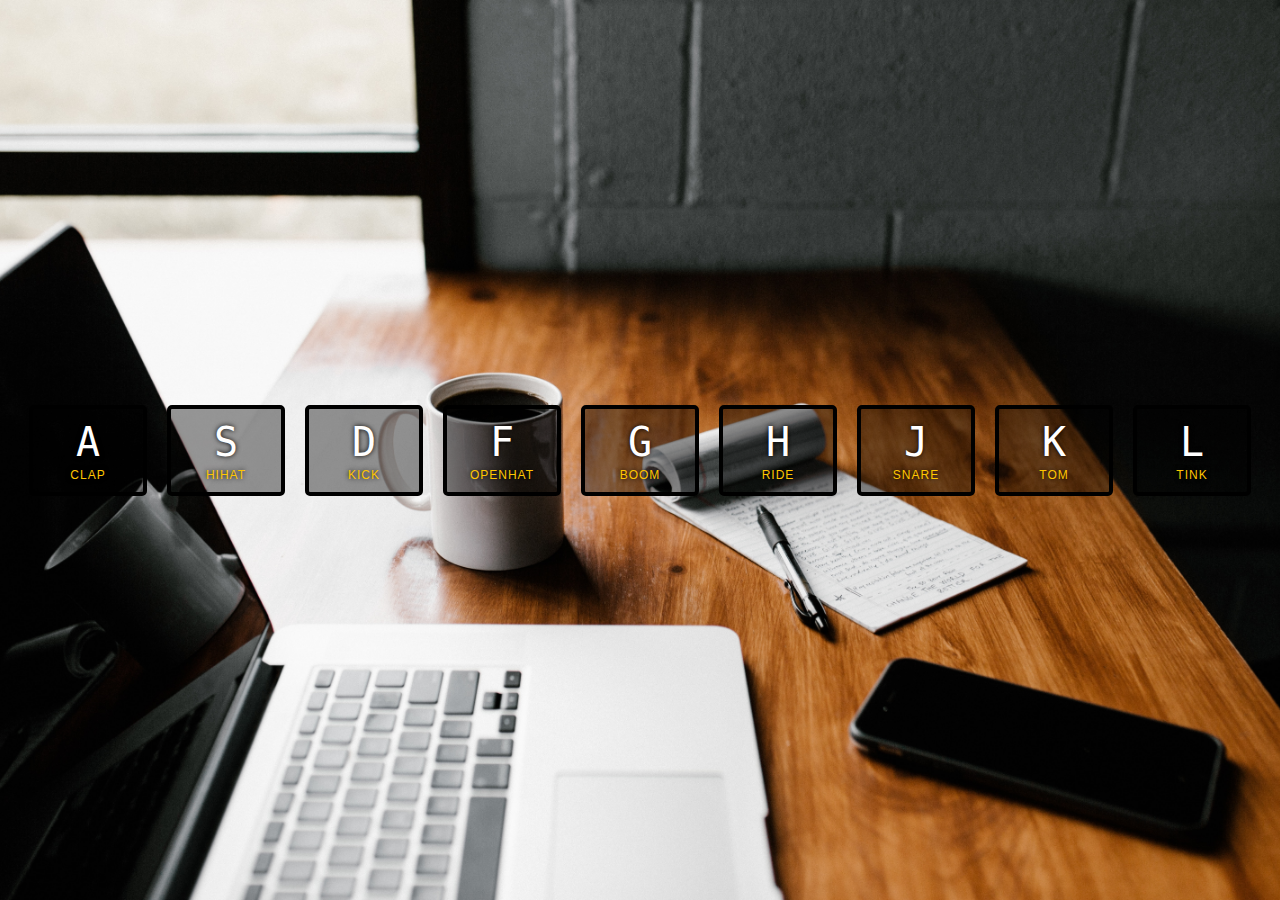
<file: 01-drum_kit/index.html>
<!DOCTYPE html>
<html lang="en">
<head>
  <meta charset="UTF-8">
  <title>JS Drum Kit</title>
  <link rel="stylesheet" href="style.css">
</head>
<body>


  <div class="keys">
    <div data-key="65" class="key">
      <kbd>A</kbd>
      <span class="sound">clap</span>
    </div>
    <div data-key="83" class="key">
      <kbd>S</kbd>
      <span class="sound">hihat</span>
    </div>
    <div data-key="68" class="key">
      <kbd>D</kbd>
      <span class="sound">kick</span>
    </div>
    <div data-key="70" class="key">
      <kbd>F</kbd>
      <span class="sound">openhat</span>
    </div>
    <div data-key="71" class="key">
      <kbd>G</kbd>
      <span class="sound">boom</span>
    </div>
    <div data-key="72" class="key">
      <kbd>H</kbd>
      <span class="sound">ride</span>
    </div>
    <div data-key="74" class="key">
      <kbd>J</kbd>
      <span class="sound">snare</span>
    </div>
    <div data-key="75" class="key">
      <kbd>K</kbd>
      <span class="sound">tom</span>
    </div>
    <div data-key="76" class="key">
      <kbd>L</kbd>
      <span class="sound">tink</span>
    </div>
  </div>

  <audio data-key="65" src="sounds/clap.wav"></audio>
  <audio data-key="83" src="sounds/hihat.wav"></audio>
  <audio data-key="68" src="sounds/kick.wav"></audio>
  <audio data-key="70" src="sounds/openhat.wav"></audio>
  <audio data-key="71" src="sounds/boom.wav"></audio>
  <audio data-key="72" src="sounds/ride.wav"></audio>
  <audio data-key="74" src="sounds/snare.wav"></audio>
  <audio data-key="75" src="sounds/tom.wav"></audio>
  <audio data-key="76" src="sounds/tink.wav"></audio>

<script>
  function playSound(e){
    const audio = document.querySelector(`audio[data-key="${e.keyCode}"]`);
    const key = document.querySelector(`.key[data-key="${e.keyCode}"]`);
    if(!audio) return;
    audio.currentTime = 0;
    audio.play();
    key.classList.add('playing');
    // setTimeout(function)
  }

  function removeTransition(e){
    if(e.propertyName !== 'transform') return;
    this.classList.remove('playing');
  }

  const keys = document.querySelectorAll('.key');
  keys.forEach(key => key.addEventListener('transitionend', removeTransition));
  window.addEventListener('keydown', playSound);
</script>


</body>
</html>
</file>
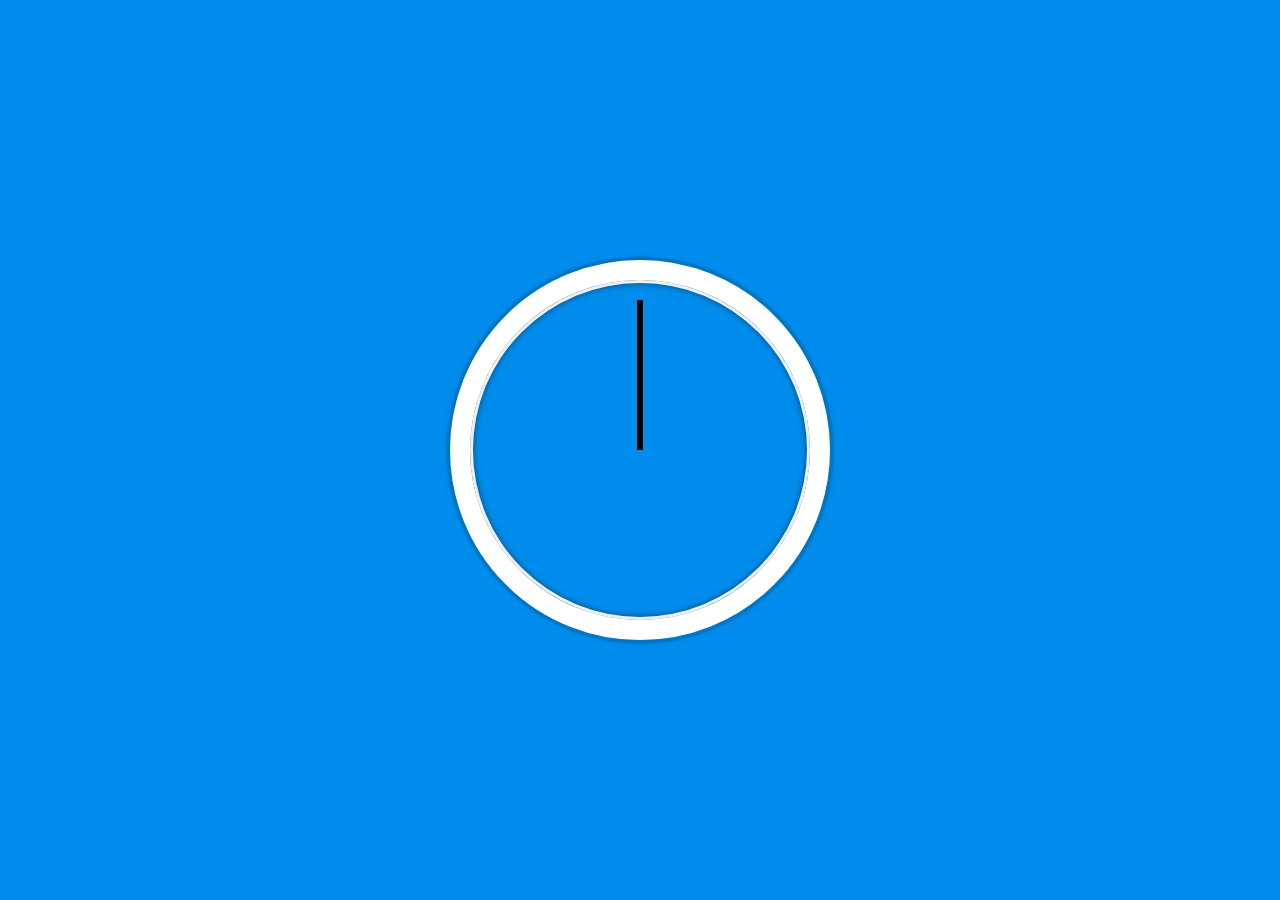
<file: 02-analog_clock/index.html>
<!DOCTYPE html>
<html lang="en">
<head>
  <meta charset="UTF-8">
  <title>clock</title>
</head>
<style>
    html {
      background: #018DED url(https://images.unsplash.com/photo-1652534606221-9ea9adc8641c?ixlib=rb-1.2.1&ixid=MnwxMjA3fDB8MHxleHBsb3JlLWZlZWR8MTJ8fHxlbnwwfHx8fA%3D%3D&auto=format&fit=crop&w=500&q=60);
      background-size: cover;
      font-family: 'helvetica neue';
      text-align: center;
      font-size: 10px;
    }

    body {
      margin: 0;
      font-size: 2rem;
      display: flex;
      flex: 1;
      min-height: 100vh;
      align-items: center;
    }

    .clock {
      width: 30rem;
      height: 30rem;
      border: 20px solid white;
      border-radius: 50%;
      margin: 50px auto;
      position: relative;
      padding: 2rem;
      box-shadow:
        0 0 0 4px rgba(0,0,0,0.1),
        inset 0 0 0 3px #EFEFEF,
        inset 0 0 10px black,
        0 0 10px rgba(0,0,0,0.2);
    }

    .clock-face {
      position: relative;
      width: 100%;
      height: 100%;
      transform: translateY(-3px); /* account for the height of the clock hands */
    }

    .hand {
      width: 50%;
      height: 6px;
      background: black;
      position: absolute;
      top: 50%;
      transform-origin: 100%;
      transform: rotate(90deg);
      transition: all 0.05s;
      transition-timing-function: cubic-bezier(0.1, 2.7, 0.58, 1.0);
    }

  </style>
<body>


    <div class="clock">
      <div class="clock-face">
        <div class="hand hour-hand"></div>
        <div class="hand min-hand"></div>
        <div class="hand second-hand"></div>
      </div>
    </div>

  <script>
    const secondHand = document.querySelector('.second-hand');
    const minsHand = document.querySelector('.min-hand');
    const hourHand = document.querySelector('.hour-hand');

    function setDate(){
      const now = new Date();

      const seconds = now.getSeconds();
      const secondsDeg = ((seconds/60)*360)+90;
      secondHand.style.transform = `rotate(${secondsDeg}deg)`;
  
      const mins = now.getMinutes();
      const minsDeg = ((mins/60)*360)+90;
      minsHand.style.transform = `rotate(${minsDeg}deg)`;

      const hours = now.getHours();
      const hourDeg = ((hours/12)*360)+90;
      hourHand.style.transform = `rotate(${hourDeg}deg)`;

    }

    setInterval(setDate, 1000);

  </script>
</body>
</html>
</file>
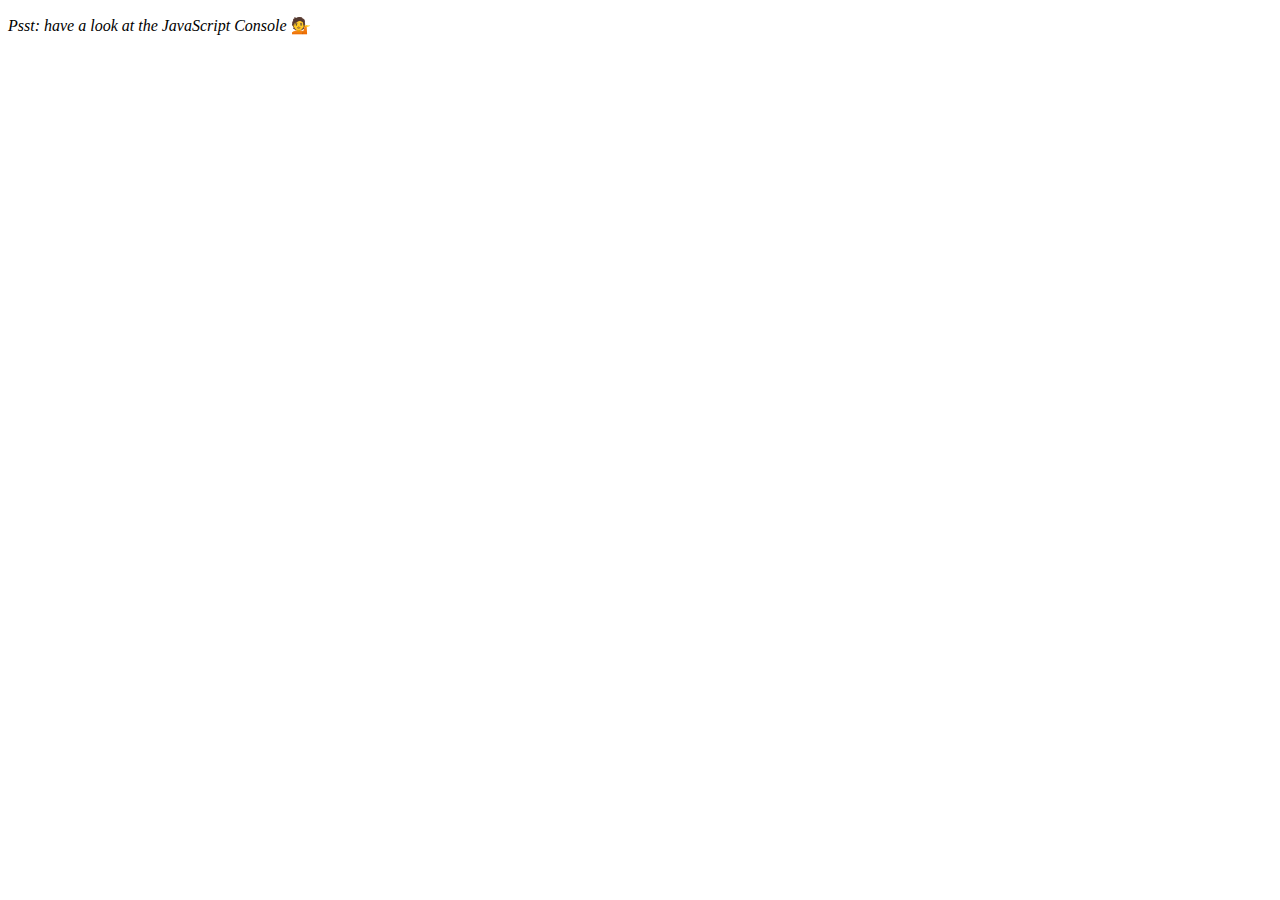
<file: 04-array_cardio_day1/index.html>
<!DOCTYPE html>
<html lang="en">
<head>
  <meta charset="UTF-8">
  <title>Array Cardio 💪</title>
</head>
<body>
  <p><em>Psst: have a look at the JavaScript Console</em> 💁</p>
  <script>
    // Get your shorts on - this is an array workout!
    // ## Array Cardio Day 1

    // Some data we can work with

    const inventors = [
      { first: 'Albert', last: 'Einstein', year: 1879, passed: 1955 },
      { first: 'Isaac', last: 'Newton', year: 1643, passed: 1727 },
      { first: 'Galileo', last: 'Galilei', year: 1564, passed: 1642 },
      { first: 'Marie', last: 'Curie', year: 1867, passed: 1934 },
      { first: 'Johannes', last: 'Kepler', year: 1571, passed: 1630 },
      { first: 'Nicolaus', last: 'Copernicus', year: 1473, passed: 1543 },
      { first: 'Max', last: 'Planck', year: 1858, passed: 1947 },
      // { first: 'Katherine', last: 'Blodgett', year: 1898, passed: 1979 },
      // { first: 'Ada', last: 'Lovelace', year: 1815, passed: 1852 },
      // { first: 'Sarah E.', last: 'Goode', year: 1855, passed: 1905 },
      // { first: 'Lise', last: 'Meitner', year: 1878, passed: 1968 },
      // { first: 'Hanna', last: 'Hammarström', year: 1829, passed: 1909 }
    ];

    const people = ['Bethea, Erin', 'Becker, Carl', 'Bentsen, Lloyd', 'Beckett, Samuel', 'Blake, William', 'Berger, Ric', 'Beddoes, Mick', 'Beethoven, Ludwig',
      'Belloc, Hilaire', 'Begin, Menachem', 'Bellow, Saul', 'Benchley, Robert', 'Blair, Robert', 'Benenson, Peter', 'Benjamin, Walter', 'Berlin, Irving',
      'Benn, Tony', 'Benson, Leana', 'Bent, Silas', 'Berle, Milton', 'Berry, Halle', 'Biko, Steve', 'Beck, Glenn', 'Bergman, Ingmar', 'Black, Elk', 'Berio, Luciano',
      'Berne, Eric', 'Berra, Yogi', 'Berry, Wendell', 'Bevan, Aneurin', 'Ben-Gurion, David', 'Bevel, Ken', 'Biden, Joseph', 'Bennington, Chester', 'Bierce, Ambrose',
      'Billings, Josh', 'Birrell, Augustine', 'Blair, Tony', 'Beecher, Henry', 'Biondo, Frank'
    ];
    
    // Array.prototype.filter()
    // 1. Filter the list of inventors for those who were born in the 1500's

    // const fifteen = inventors.filter(function(inventor){
    //   if(inventor.year >= 1500 && inventor.year < 1600){
    //     return true;
    //   }
    // });

    const fifteen = inventors.filter(inventor => (inventor.year >= 1500 && inventor.year < 1600));

    console.table(fifteen);

    // Array.prototype.map()
    // 2. Give us an array of the inventors first and last names

    const fullNames = inventors.map(inventor => `${inventor.first} ${inventor.last}`);
    console.log(fullNames);

    // Array.prototype.sort()
    // 3. Sort the inventors by birthdate, oldest to youngest

    const ordered = inventors.sort((a,b) => (a.year > b.year)? 1 : -1);

    console.table(ordered);

    // Array.prototype.reduce()
    // 4. How many years did all the inventors live all together?

    const totalYears = inventors.reduce((total, inventor)=>{
      return total + (inventor.passed -inventor.year);
    }, 0);

    console.log(totalYears);


    // 5. Sort the inventors by years lived

    const oldest = inventors.sort(function(a,b){
      const lastGuy = a.passed - a.year;
      const newGuy  = b.passed - b.year;
      return (lastGuy > newGuy) ? -1 : 1;
    });

    console.table(oldest);

    // 6. create a list of Boulevards in Paris that contain 'de' anywhere in the name
    // https://en.wikipedia.org/wiki/Category:Boulevards_in_Paris

    // const category = document.querySelector('.mw-category');  
    // const links = Array.from(category.querySelectorAll('a'));
    // const de = links
    //                 .map(link => link.textContent)
    //                 .filter(streetName => streetName.includes('de'));

    // 7. sort Exercise
    // Sort the people alphabetically by last name

    const alpha = people.sort((lastOne, nextOne)=>{
      const [aLast, aFirst] = lastOne.split(', ');
      const [bLast, bFirst] = nextOne.split(', ');
      return bLast < aLast ? 1 : -1;
    });
    console.log(alpha);

    // 8. Reduce Exercise
    // Sum up the instances of each of these
    const data = ['car', 'car', 'truck', 'truck', 'bike', 'walk', 'car', 'van', 'bike', 'walk', 'car', 'van', 'car', 'truck' ];

    const transportation = data.reduce((obj,item)=>{
      if(!obj[item]){
        obj[item] = 0;
      }
      obj[item]++;
      return obj;
    },{});

    console.log(transportation);

  </script>
</body>
</html>
</file>
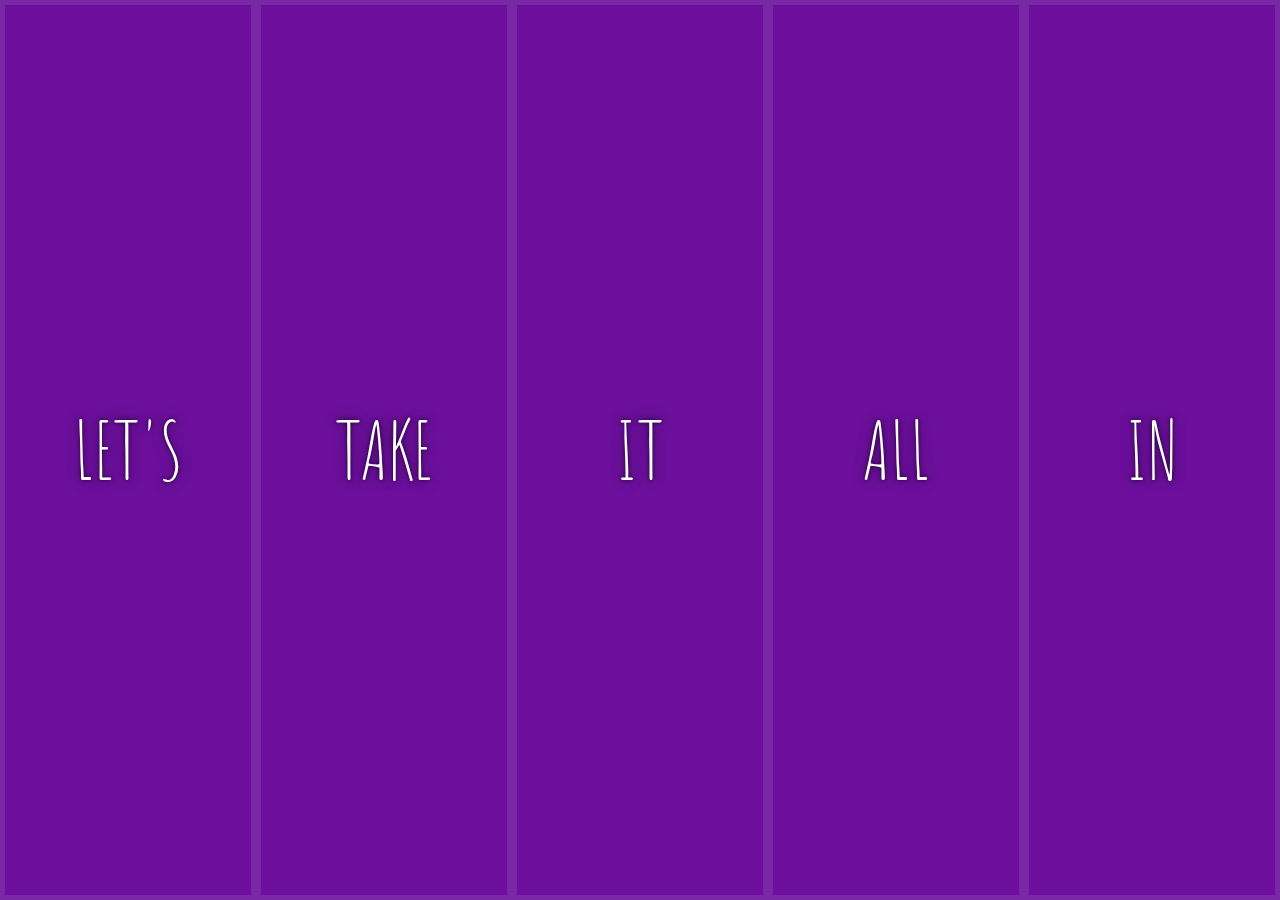
<file: 05-image_gallery/index.html>
<!DOCTYPE html>
<html lang="en">
<head>
  <meta charset="UTF-8">
  <title>Flex Panels 💪</title>
  <link href='https://fonts.googleapis.com/css?family=Amatic+SC' rel='stylesheet' type='text/css'>
</head>
<body>
  <style>
    html {
      box-sizing: border-box;
      background: #ffc600;
      font-family: 'helvetica neue';
      font-size: 20px;
      font-weight: 200;
    }
    
    body {
      margin: 0;
    }
    
    *, *:before, *:after {
      box-sizing: inherit;
    }

    .panels {
      min-height: 100vh;
      overflow: hidden;
      display: flex;
    }

    .panel {
      background: #6B0F9C;
      box-shadow: inset 0 0 0 5px rgba(255,255,255,0.1);
      color: white;
      text-align: center;
      align-items: center;
      /* Safari transitionend event.propertyName === flex */
      /* Chrome + FF transitionend event.propertyName === flex-grow */
      transition:
        font-size 0.7s cubic-bezier(0.61,-0.19, 0.7,-0.11),
        flex 0.7s cubic-bezier(0.61,-0.19, 0.7,-0.11),
        background 0.2s;
      font-size: 20px;
      background-size: cover;
      background-position: center;
      flex: 1;
      display: flex;
      justify-content: center;
      align-items: center;
      flex-direction: column;
    }

    .panel1 { background-image:url(https://source.unsplash.com/gYl-UtwNg_I/1500x1500); }
    .panel2 { background-image:url(https://source.unsplash.com/rFKUFzjPYiQ/1500x1500); }
    .panel3 { background-image:url(https://images.unsplash.com/photo-1465188162913-8fb5709d6d57?ixlib=rb-0.3.5&q=80&fm=jpg&crop=faces&cs=tinysrgb&w=1500&h=1500&fit=crop&s=967e8a713a4e395260793fc8c802901d); }
    .panel4 { background-image:url(https://source.unsplash.com/ITjiVXcwVng/1500x1500); }
    .panel5 { background-image:url(https://source.unsplash.com/3MNzGlQM7qs/1500x1500); }

    /* Flex Children */
    .panel > * {
      margin: 0;
      width: 100%;
      transition: transform 0.5s;
      display: flex;
      justify-content: center;
      align-items: center;
      flex: 1 0 auto;
    }

    .panel > *:first-child {transform: translateY(-100%);}
    .panel.open-active > *:first-child {transform: translateY(0);}
    .panel > *:last-child {transform: translateY(100%);}
    .panel.open-active > *:last-child {transform: translateY(0);}


    .panel p {
      text-transform: uppercase;
      font-family: 'Amatic SC', cursive;
      text-shadow: 0 0 4px rgba(0, 0, 0, 0.72), 0 0 14px rgba(0, 0, 0, 0.45);
      font-size: 2em;
    }
    
    .panel p:nth-child(2) {
      font-size: 4em;
    }

    .panel.open {
      flex: 5 ;
      font-size: 40px;
    }

  </style>


  <div class="panels">
    <div class="panel panel1">
      <p>Hey</p>
      <p>Let's</p>
      <p>Dance</p>
    </div>
    <div class="panel panel2">
      <p>Give</p>
      <p>Take</p>
      <p>Receive</p>
    </div>
    <div class="panel panel3">
      <p>Experience</p>
      <p>It</p>
      <p>Today</p>
    </div>
    <div class="panel panel4">
      <p>Give</p>
      <p>All</p>
      <p>You can</p>
    </div>
    <div class="panel panel5">
      <p>Life</p>
      <p>In</p>
      <p>Motion</p>
    </div>
  </div>

  <script>
    const panels = document.querySelectorAll('.panel');

    function toggleOpen(){
      this.classList.toggle('open');
    }

    function toggleActive(e){
      // console.log(e.propertyName);
      if(e.propertyName.includes('flex')){
         this.classList.toggle('open-active');
      }
    }

    panels.forEach(panel => panel.addEventListener('click',toggleOpen));
    panels.forEach(panel => panel.addEventListener('transitionend',toggleActive));
  </script>



</body>
</html>
</file>
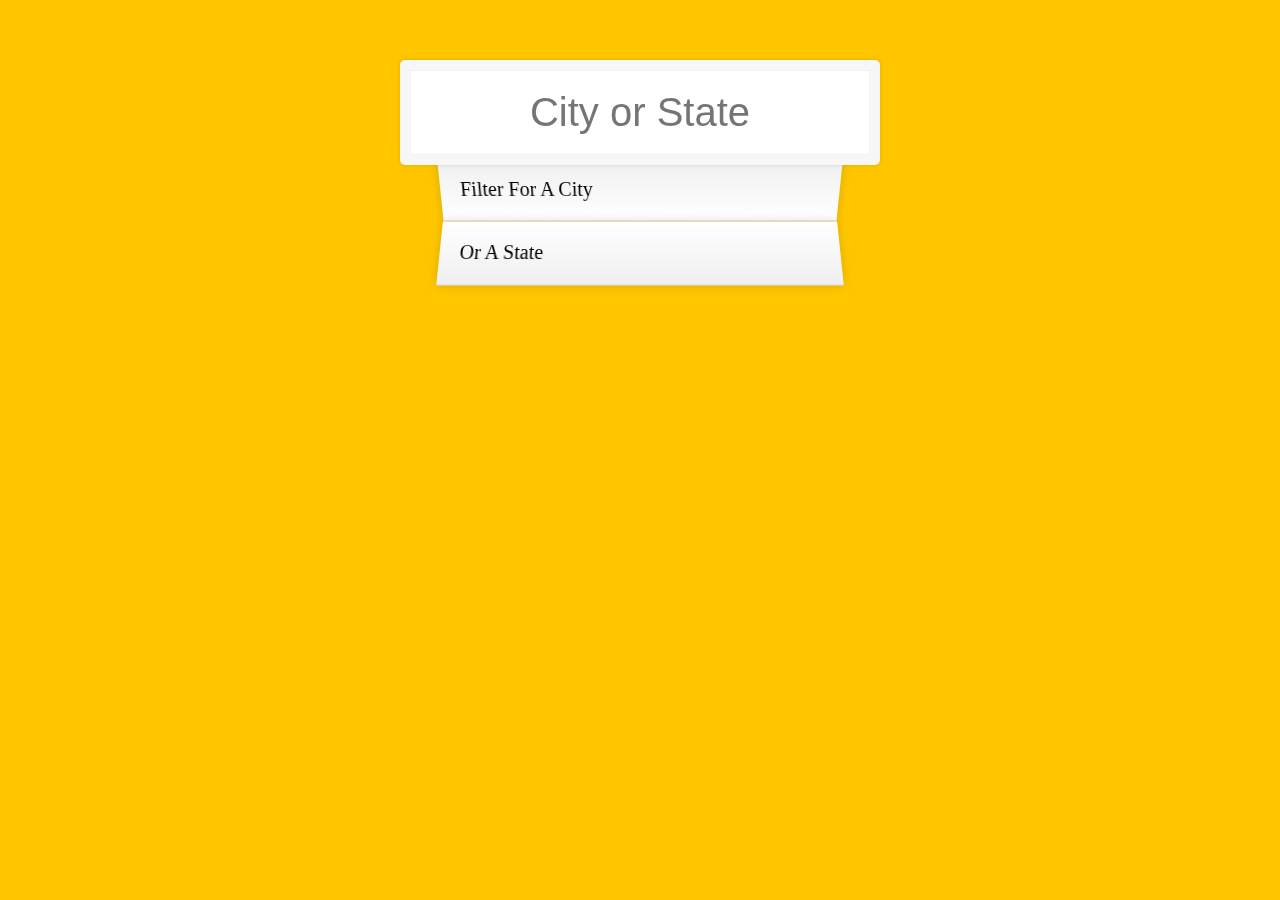
<file: 06-type_ahead_(ajax)/index.html>
<!DOCTYPE html>
<html lang="en">
<head>
  <meta charset="UTF-8">
  <title>Type Ahead 👀</title>
  <link rel="stylesheet" href="style.css">
</head>
<body>

  <form class="search-form">
    <input type="text" class="search" placeholder="City or State">
    <ul class="suggestions">
      <li>Filter for a city</li>
      <li>or a state</li>
    </ul>
  </form>
<script>
  const endpoint = 'https://gist.githubusercontent.com/Miserlou/c5cd8364bf9b2420bb29/raw/2bf258763cdddd704f8ffd3ea9a3e81d25e2c6f6/cities.json';

  const cities = [];
  fetch(endpoint)
      .then(blob => blob.json())
      .then(data => cities.push(...data));

  function findMatches(wordToMatch, cities){
    return cities.filter(place => {
      const regex = new RegExp(wordToMatch, 'gi');
      return place.city.match(regex) || place.state.match(regex);
    });
  }    

  function numberWithCommas(x){
    return x.toString().replace(/\B(?=(\d{3})+(?!\d))/g,',');
  }

  function displayMatches(){
    const matchArray = findMatches(this.value, cities);
    const html = matchArray.map(place => {
      const regex = new RegExp(this.value, 'gi');
      const cityName = place.city.replace(regex, `<span class="hl">${this.value}</span>`);

      const stateName = place.state.replace(regex, `<span class="hl">${this.value}</span>`);
      return `
        <li>
          <span class="name">${cityName}, ${stateName}</span>
          <span class="population">${numberWithCommas(place.population)}</span>
        </li>
      `;

    }).join('');

    suggestions.innerHTML = html;
  }

  const searchInput = document.querySelector('.search');
  const suggestions = document.querySelector('.suggestions');

  searchInput.addEventListener('change', displayMatches);
  searchInput.addEventListener('keyup', displayMatches);

</script>
</body>
</html>
</file>
<file: 01-drum_kit/style.css>
html {
  font-size: 10px;
  background: url('banner_01.jpg') bottom center;
  background-size: cover;
}

body,html {
  margin: 0;
  padding: 0;
  font-family: sans-serif;
}

.keys {
  display: flex;
  flex: 1;
  min-height: 100vh;
  align-items: center;
  justify-content: center;
}

.key {
  border: .4rem solid black;
  border-radius: .5rem;
  margin: 1rem;
  font-size: 1.5rem;
  padding: 1rem .5rem;
  transition: all .07s ease;
  width: 10rem;
  text-align: center;
  color: white;
  background: rgba(0,0,0,0.4);
  text-shadow: 0 0 .5rem black;
}

.playing {
  transform: scale(1.1);
  border-color: #ffc600;
  box-shadow: 0 0 1rem #ffc600;
}

kbd {
  display: block;
  font-size: 4rem;
}

.sound {
  font-size: 1.2rem;
  text-transform: uppercase;
  letter-spacing: .1rem;
  color: #ffc600;
}
</file>
<file: 06-type_ahead_(ajax)/style.css>
html {
  box-sizing: border-box;
  background: #ffc600;
  font-family: 'helvetica neue';
  font-size: 20px;
  font-weight: 200;
}

*, *:before, *:after {
  box-sizing: inherit;
}

input {
  width: 100%;
  padding: 20px;
}

.search-form {
  max-width: 400px;
  margin: 50px auto;
}

input.search {
  margin: 0;
  text-align: center;
  outline: 0;
  border: 10px solid #F7F7F7;
  width: 120%;
  left: -10%;
  position: relative;
  top: 10px;
  z-index: 2;
  border-radius: 5px;
  font-size: 40px;
  box-shadow: 0 0 5px rgba(0, 0, 0, 0.12), inset 0 0 2px rgba(0, 0, 0, 0.19);
}

.suggestions {
  margin: 0;
  padding: 0;
  position: relative;
  /*perspective: 20px;*/
}

.suggestions li {
  background: white;
  list-style: none;
  border-bottom: 1px solid #D8D8D8;
  box-shadow: 0 0 10px rgba(0, 0, 0, 0.14);
  margin: 0;
  padding: 20px;
  transition: background 0.2s;
  display: flex;
  justify-content: space-between;
  text-transform: capitalize;
}

.suggestions li:nth-child(even) {
  transform: perspective(100px) rotateX(3deg) translateY(2px) scale(1.001);
  background: linear-gradient(to bottom,  #ffffff 0%,#EFEFEF 100%);
}

.suggestions li:nth-child(odd) {
  transform: perspective(100px) rotateX(-3deg) translateY(3px);
  background: linear-gradient(to top,  #ffffff 0%,#EFEFEF 100%);
}

span.population {
  font-size: 15px;
}

.hl {
  background: #ffc600;
}
</file>
